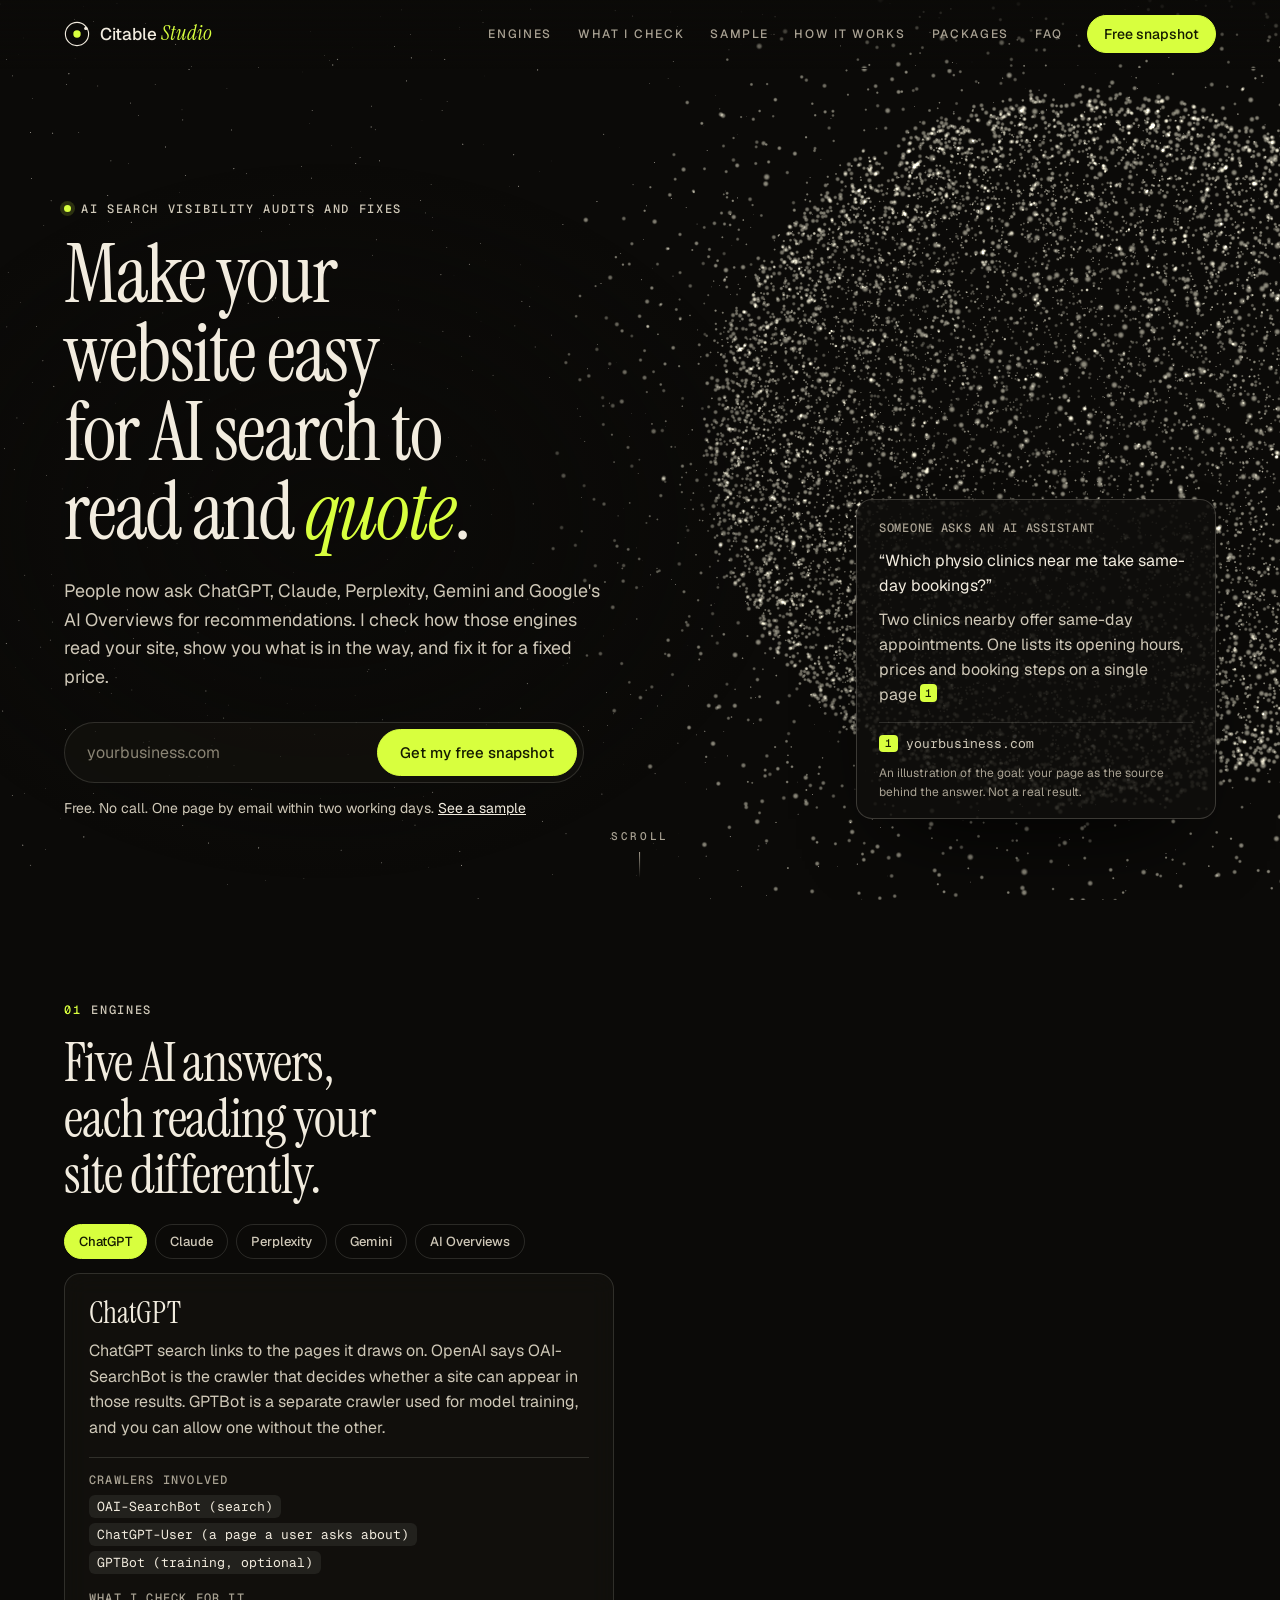
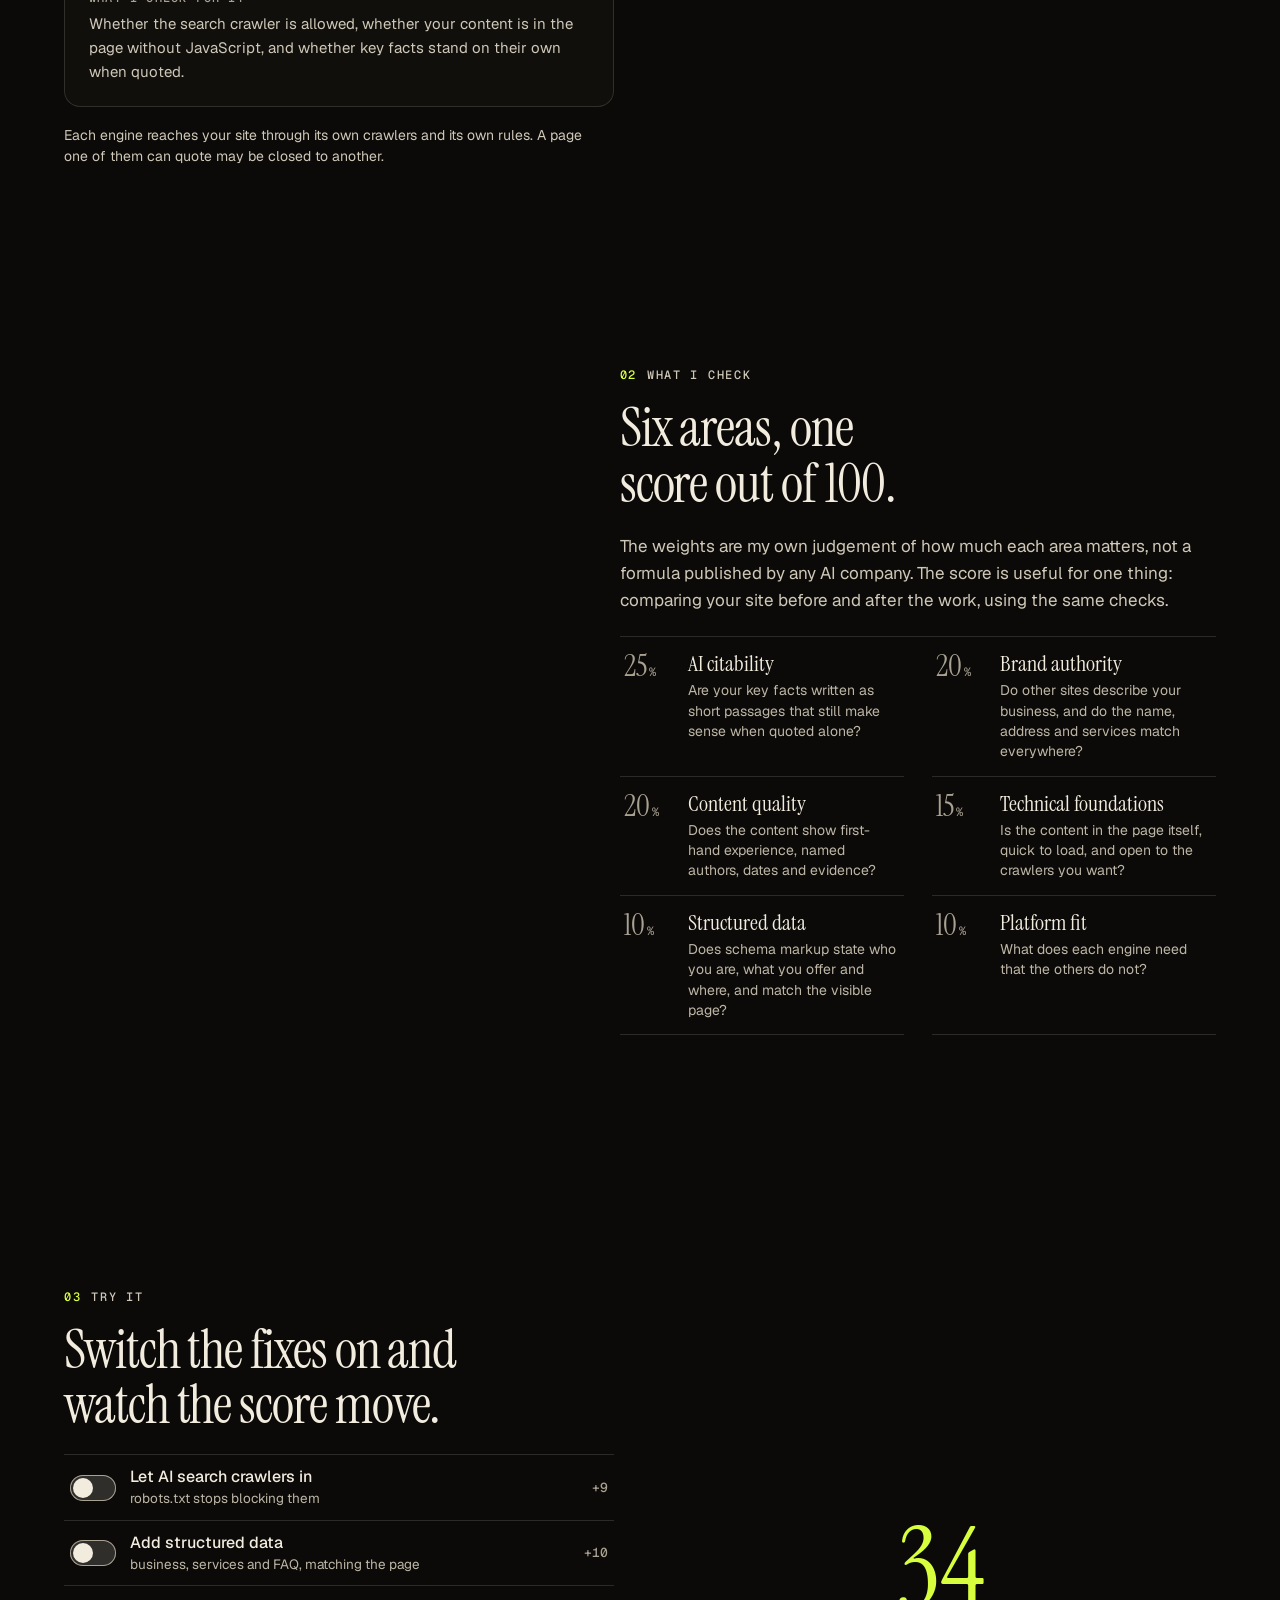
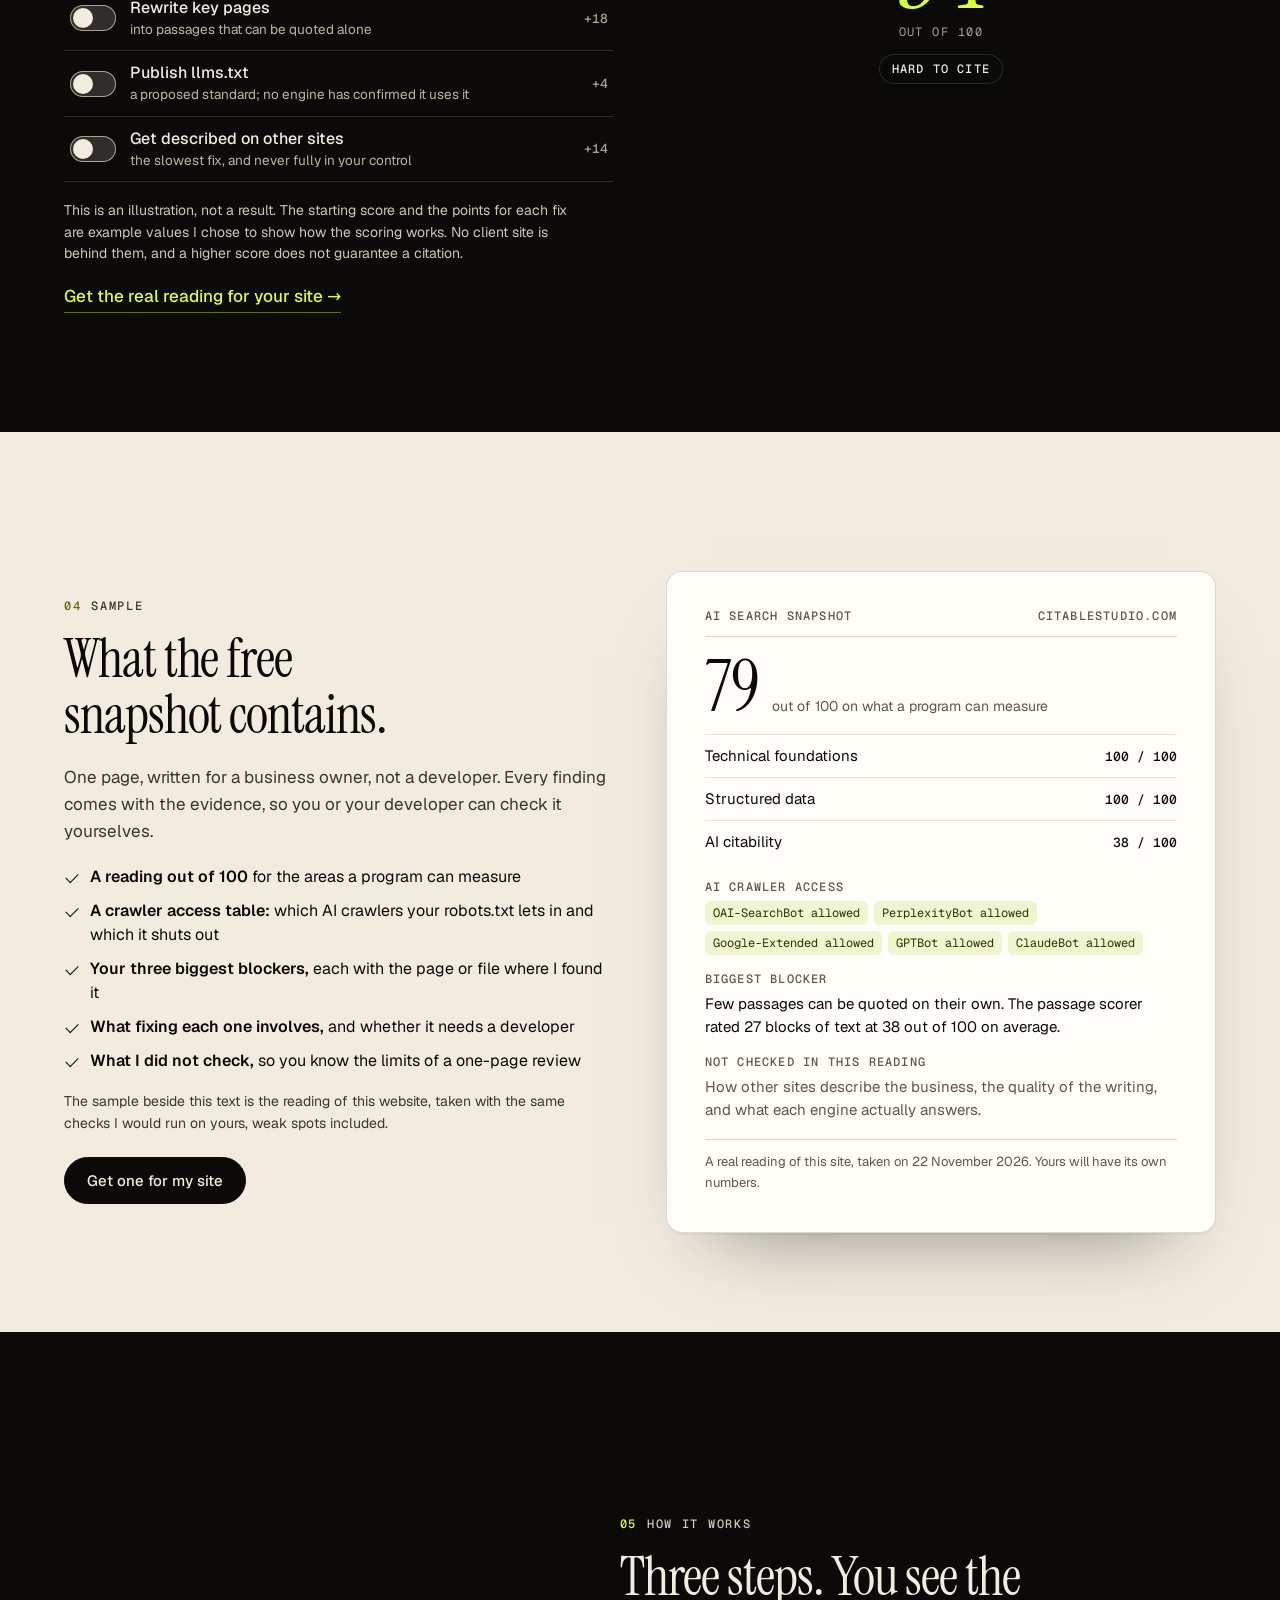
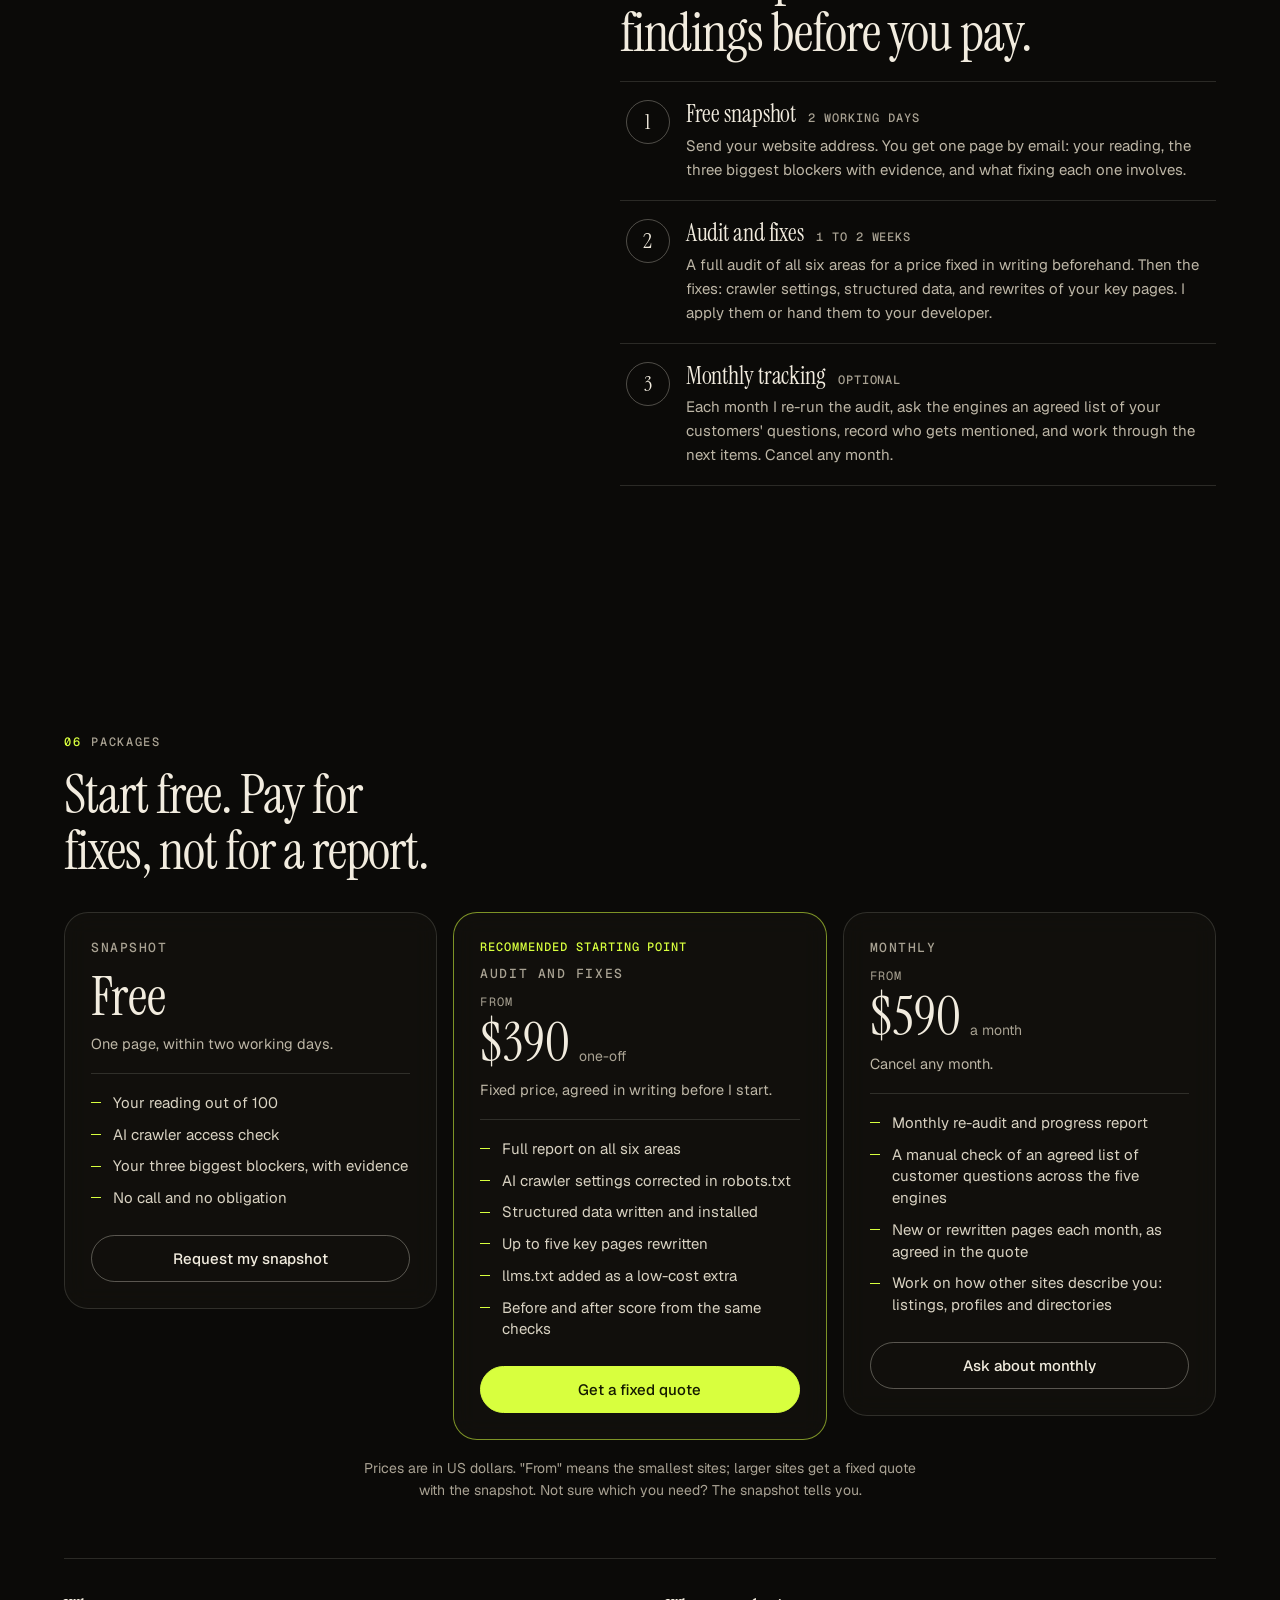
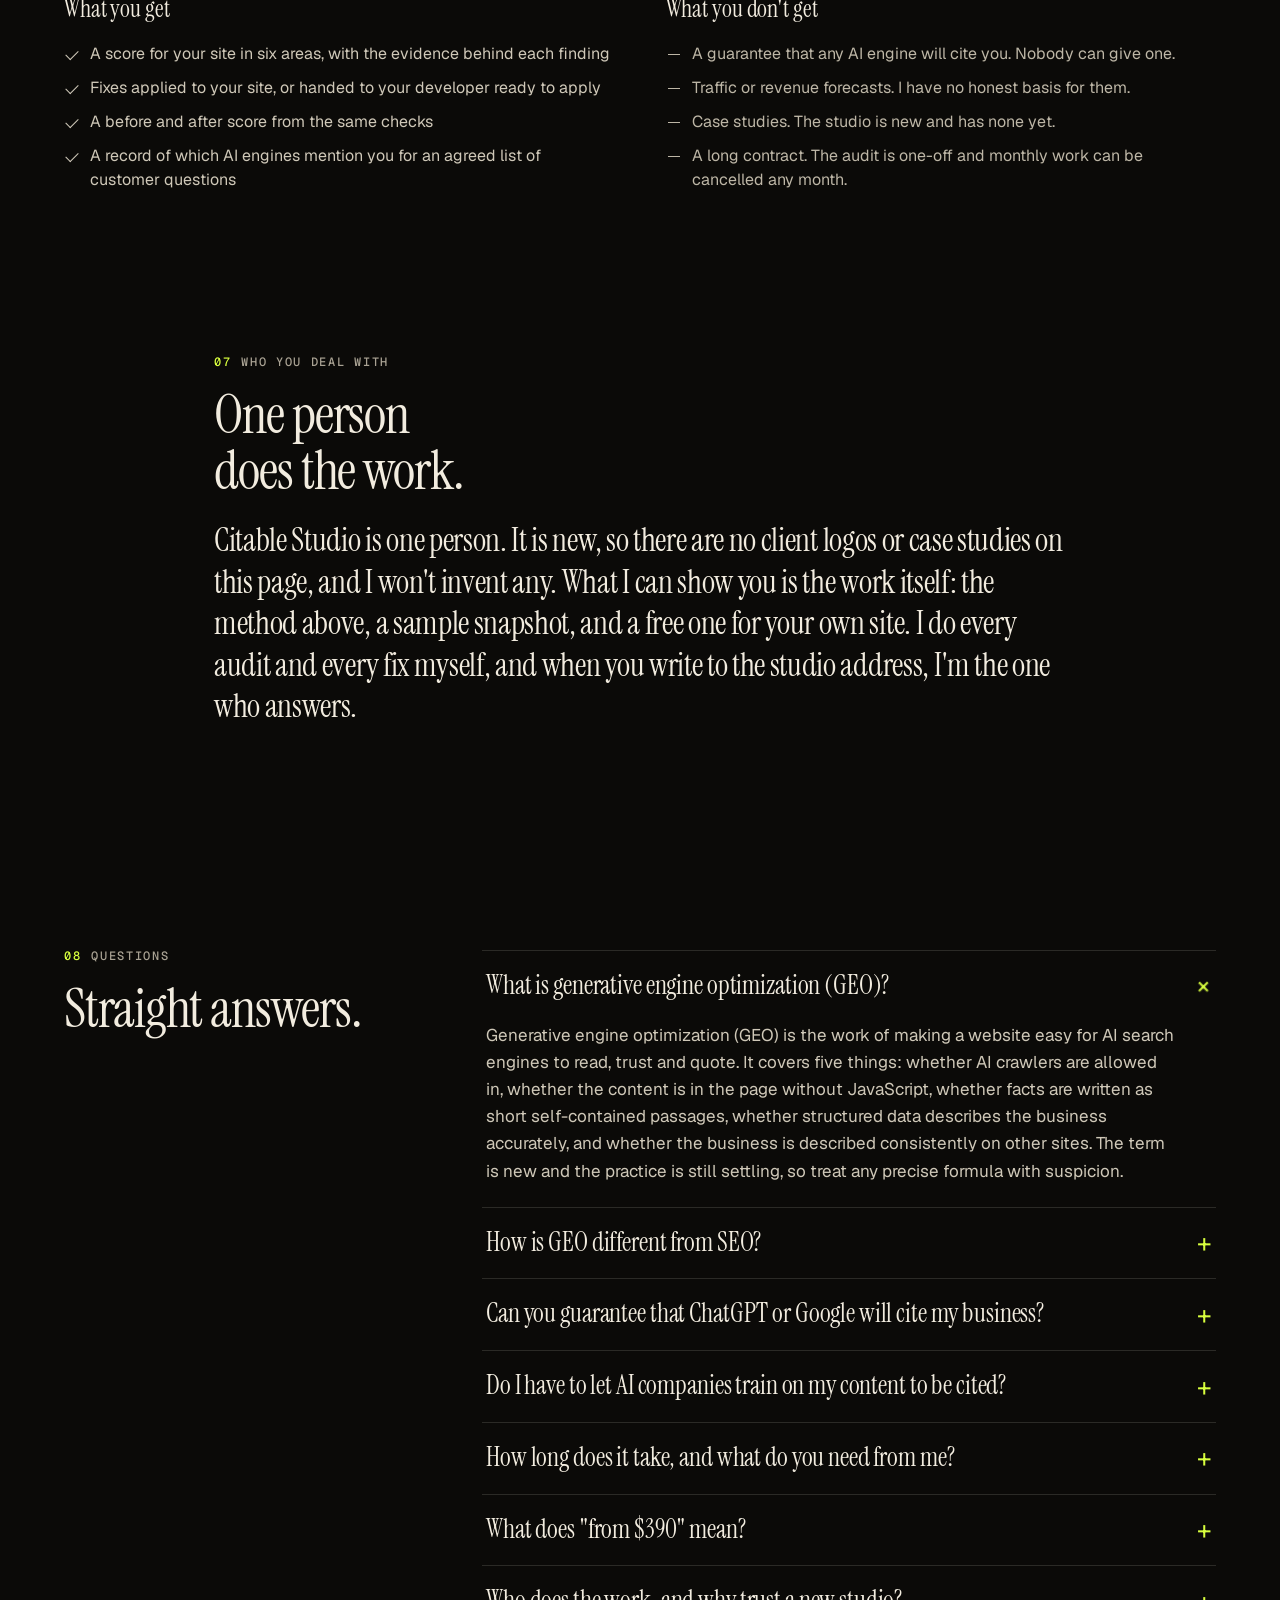
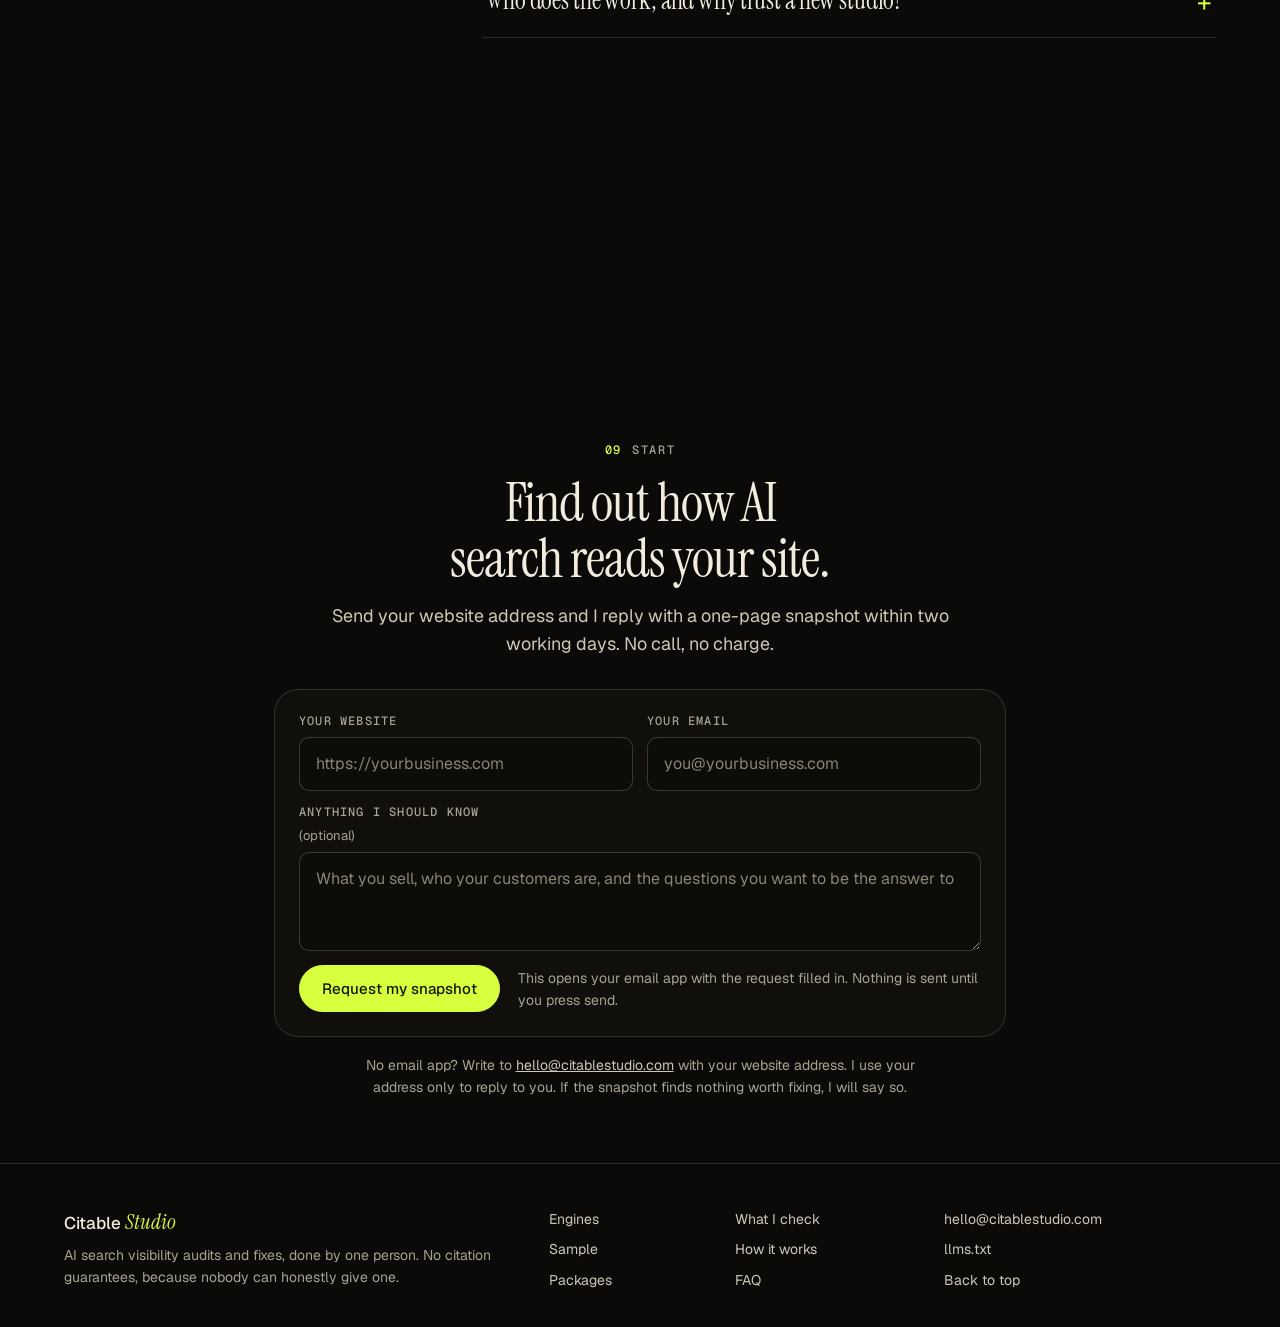
<file: index.html>
<!doctype html>
<html lang="en">
<head>
<meta charset="utf-8">
<meta name="viewport" content="width=device-width, initial-scale=1">
<title>AI Search Visibility Audits and Fixes | Citable Studio</title>
<meta name="description" content="Citable Studio checks how ChatGPT, Claude, Perplexity, Gemini and Google AI Overviews read your site, and fixes what blocks them. Free one-page snapshot.">
<meta name="theme-color" content="#0b0a08">
<link rel="canonical" href="https://citablestudio.com/">
<meta property="og:type" content="website">
<meta property="og:site_name" content="Citable Studio">
<meta property="og:title" content="AI Search Visibility Audits and Fixes | Citable Studio">
<meta property="og:description" content="I check how AI search engines read your website, show you what is in the way, and fix it for a fixed price. The first step is a free one-page snapshot.">
<meta property="og:url" content="https://citablestudio.com/">
<meta property="og:image" content="https://citablestudio.com/og.png">
<meta name="twitter:card" content="summary_large_image">
<link rel="icon" href="favicon.svg" type="image/svg+xml">
<link rel="preload" href="fonts/instrument-serif.woff2" as="font" type="font/woff2" crossorigin>
<link rel="preload" href="fonts/geist.woff2" as="font" type="font/woff2" crossorigin>
<link rel="stylesheet" href="styles.css">

<script type="application/ld+json">
{
  "@context": "https://schema.org",
  "@graph": [
    {
      "@type": "Organization",
      "@id": "https://citablestudio.com/#studio",
      "name": "Citable Studio",
      "url": "https://citablestudio.com/",
      "email": "hello@citablestudio.com",
      "description": "Citable Studio is a one-person studio that checks how AI search engines such as ChatGPT, Claude, Perplexity, Gemini and Google AI Overviews read a business website, and fixes the issues that keep the site from being read and quoted.",
      "logo": "https://citablestudio.com/og.png",
      "areaServed": "Worldwide",
      "makesOffer": [
        { "@type": "Offer", "name": "Free snapshot", "price": "0", "priceCurrency": "USD", "description": "A one-page reading of how AI search can read a website, sent within two working days." },
        { "@type": "Offer", "name": "Audit and fixes", "price": "390", "priceCurrency": "USD", "description": "A full six-area audit and the fixes, for a fixed price that starts at 390 US dollars for a small site." },
        { "@type": "Offer", "name": "Monthly", "price": "590", "priceCurrency": "USD", "description": "A monthly re-audit, tracking of AI mentions for agreed customer questions, and continued fixes, from 590 US dollars a month." }
      ],
      "knowsAbout": ["Generative engine optimization", "AI search visibility", "AI crawler access", "Structured data", "llms.txt", "Technical SEO"]
    },
    {
      "@type": "WebSite",
      "@id": "https://citablestudio.com/#website",
      "url": "https://citablestudio.com/",
      "name": "Citable Studio",
      "inLanguage": "en",
      "dateModified": "2026-11-22",
      "publisher": { "@id": "https://citablestudio.com/#studio" }
    },
    {
      "@type": "FAQPage",
      "mainEntity": [
        { "@type": "Question", "name": "What is generative engine optimization (GEO)?", "acceptedAnswer": { "@type": "Answer", "text": "Generative engine optimization (GEO) is the work of making a website easy for AI search engines to read, trust and quote. It covers five things: whether AI crawlers are allowed in, whether the content is in the page without JavaScript, whether facts are written as short self-contained passages, whether structured data describes the business accurately, and whether the business is described consistently on other sites. The term is new and the practice is still settling, so treat any precise formula with suspicion." } },
        { "@type": "Question", "name": "How is GEO different from SEO?", "acceptedAnswer": { "@type": "Answer", "text": "GEO and SEO share most of their foundations but aim at different results. SEO aims for a high position in a list of links. GEO aims for your page to be one of the sources an AI engine quotes or links inside its answer. A fast, crawlable, well-structured site helps both. GEO adds attention to AI crawler access, passages that make sense when quoted alone, and consistent facts about the business across the web." } },
        { "@type": "Question", "name": "Can you guarantee that ChatGPT or Google will cite my business?", "acceptedAnswer": { "@type": "Answer", "text": "No, nobody can guarantee that ChatGPT, Google or any other AI engine will cite your business. The engines choose their own sources, and their answers change from one run to the next. What Citable Studio can do is remove the blockers that are known and documented, make your pages easier to quote, and record before and after which engines mention you for an agreed list of customer questions. You get a measurable change to your own site, not a promise about someone else's product." } },
        { "@type": "Question", "name": "Do I have to let AI companies train on my content to be cited?", "acceptedAnswer": { "@type": "Answer", "text": "No, being cited in AI search does not require letting AI companies train on your content. OpenAI and Anthropic each run separate crawlers for search and for training, so robots.txt can allow OAI-SearchBot and Claude-SearchBot while blocking GPTBot and ClaudeBot. Google works in a similar way: Googlebot covers Search and AI Overviews, while the Google-Extended token covers Gemini. The audit shows which crawlers your site currently allows, and you decide which ones stay open." } },
        { "@type": "Question", "name": "How long does it take, and what do you need from me?", "acceptedAnswer": { "@type": "Answer", "text": "The free snapshot takes two working days, and the full audit with fixes usually takes one to two weeks. For the snapshot I need only your website address. For the fixes I need a way to change the site: an editor login for your website platform, or a developer on your side who applies the changes I hand over. The timeline depends mostly on the size of the site and on how quickly that access arrives." } },
        { "@type": "Question", "name": "What does \"from $390\" mean?", "acceptedAnswer": { "@type": "Answer", "text": "\"From $390\" is the price of the Audit and fixes package for a small site, and your exact price is fixed in writing before any work begins. The price depends on how many pages the site has and on whether I apply the fixes or hand them to your developer. The quote arrives with your free snapshot, so you see the findings and the price together before deciding. Monthly work starts at $590 and can be cancelled any month." } },
        { "@type": "Question", "name": "Who does the work, and why trust a new studio?", "acceptedAnswer": { "@type": "Answer", "text": "One person does all the work, and the studio is new, with no client results to show yet. That is why the first step is free and specific to your site. The snapshot shows your reading, the evidence behind each finding and what fixing it involves, so you can judge the work before paying. Most findings can be checked by you or your developer in minutes, for example by opening your robots.txt file. If the snapshot does not convince you, you owe nothing." } }
      ]
    }
  ]
}
</script>
</head>
<body>
<a class="skip" href="#main">Skip to content</a>

<canvas id="stage" aria-hidden="true"></canvas>
<div id="progress" aria-hidden="true"></div>
<div id="labels" aria-hidden="true"></div>

<header class="nav" id="nav">
  <div class="wrap nav-in">
    <a class="brand" href="#top" aria-label="Citable Studio, home">
      <svg viewBox="0 0 28 28" width="26" height="26" aria-hidden="true"><circle cx="14" cy="14" r="12.5" fill="none" stroke="currentColor" stroke-width="1.2"/><circle cx="14" cy="14" r="4" fill="var(--signal)"/><circle cx="23.5" cy="8" r="1.8" fill="currentColor"/></svg>
      <span>Citable<em>Studio</em></span>
    </a>
    <nav class="nav-links" id="nav-links" aria-label="Main">
      <a href="#engines">Engines</a>
      <a href="#audit">What I check</a>
      <a href="#sample">Sample</a>
      <a href="#process">How it works</a>
      <a href="#packages">Packages</a>
      <a href="#faq">FAQ</a>
    </nav>
    <a class="btn btn-small nav-cta" href="#contact">Free snapshot</a>
    <button class="menu-btn" id="menu-btn" type="button" aria-expanded="false" aria-controls="nav-links"><span></span><span></span><span class="sr">Menu</span></button>
  </div>
</header>

<main id="main">

  <!-- HERO -->
  <section class="panel hero" id="top" data-shape="globe">
    <div class="wrap split">
      <div class="col-text">
        <p class="eyebrow"><span class="dot"></span>AI search visibility audits and fixes</p>
        <h1>Make your website easy for AI search to read and <em>quote</em>.</h1>
        <p class="lede">People now ask ChatGPT, Claude, Perplexity, Gemini and Google's AI Overviews for recommendations. I check how those engines read your site, show you what is in the way, and fix it for a fixed price.</p>
        <form class="quick" id="quick" novalidate>
          <label class="sr" for="q-site">Your website address</label>
          <input type="text" id="q-site" inputmode="url" autocomplete="url" placeholder="yourbusiness.com">
          <button class="btn" type="submit">Get my free snapshot</button>
        </form>
        <p class="reassure">Free. No call. One page by email within two working days. <a href="#sample">See a sample</a></p>
      </div>
      <div class="stage-slot" data-slot>
        <figure class="answer" aria-label="Illustration of an AI answer that cites a website">
          <p class="q">Someone asks an AI assistant</p>
          <p class="a">&ldquo;Which physio clinics near me take same-day bookings?&rdquo;</p>
          <p class="a" style="margin-top:10px;color:var(--soft)">Two clinics nearby offer same-day appointments. One lists its opening hours, prices and booking steps on a single page<sup>1</sup></p>
          <p class="src"><b>1</b>yourbusiness.com</p>
          <figcaption class="cap">An illustration of the goal: your page as the source behind the answer. Not a real result.</figcaption>
        </figure>
      </div>
    </div>
    <p class="scroll-cue" aria-hidden="true">Scroll</p>
  </section>

  <!-- ENGINES -->
  <section class="panel" id="engines" data-shape="engines">
    <div class="wrap split">
      <div class="col-text">
        <p class="eyebrow"><span class="num">01</span>Engines</p>
        <h2>Five AI answers, each reading your site differently.</h2>
        <div class="engine-tabs" role="tablist" aria-label="AI search engines">
          <button role="tab" id="tab-0" aria-controls="engine-panel-0" aria-selected="true" data-engine="0">ChatGPT</button>
          <button role="tab" id="tab-1" aria-controls="engine-panel-1" aria-selected="false" tabindex="-1" data-engine="1">Claude</button>
          <button role="tab" id="tab-2" aria-controls="engine-panel-2" aria-selected="false" tabindex="-1" data-engine="2">Perplexity</button>
          <button role="tab" id="tab-3" aria-controls="engine-panel-3" aria-selected="false" tabindex="-1" data-engine="3">Gemini</button>
          <button role="tab" id="tab-4" aria-controls="engine-panel-4" aria-selected="false" tabindex="-1" data-engine="4">AI Overviews</button>
        </div>
        <div class="engine-card" id="engine-panel-0" role="tabpanel" aria-labelledby="tab-0" tabindex="0">
          <h3>ChatGPT</h3>
          <p>ChatGPT search links to the pages it draws on. OpenAI says OAI-SearchBot is the crawler that decides whether a site can appear in those results. GPTBot is a separate crawler used for model training, and you can allow one without the other.</p>
          <dl>
            <div><dt>Crawlers involved</dt><dd><code>OAI-SearchBot (search)</code><code>ChatGPT-User (a page a user asks about)</code><code>GPTBot (training, optional)</code></dd></div>
            <div><dt>What I check for it</dt><dd>Whether the search crawler is allowed, whether your content is in the page without JavaScript, and whether key facts stand on their own when quoted.</dd></div>
          </dl>
        </div>
        <div class="engine-card" id="engine-panel-1" role="tabpanel" aria-labelledby="tab-1" tabindex="0" hidden>
          <h3>Claude</h3>
          <p>Claude can search the web and open pages when a question needs current information, and it cites the pages it used. Anthropic publishes three crawlers: one for search, one for pages a user asks about, and one for training.</p>
          <dl>
            <div><dt>Crawlers involved</dt><dd><code>Claude-SearchBot (search)</code><code>Claude-User (a page a user asks about)</code><code>ClaudeBot (training, optional)</code></dd></div>
            <div><dt>What I check for it</dt><dd>Crawler access, plainly stated facts with dates and named authors, and pages that read correctly without scripts.</dd></div>
          </dl>
        </div>
        <div class="engine-card" id="engine-panel-2" role="tabpanel" aria-labelledby="tab-2" tabindex="0" hidden>
          <h3>Perplexity</h3>
          <p>Perplexity shows numbered sources beside its answers, so a page it uses gets a visible link. PerplexityBot builds the index it searches. Perplexity-User fetches a page when someone asks about it.</p>
          <dl>
            <div><dt>Crawlers involved</dt><dd><code>PerplexityBot</code><code>Perplexity-User</code></dd></div>
            <div><dt>What I check for it</dt><dd>Crawler access, a direct answer near the top of each key page, and visible publication or update dates.</dd></div>
          </dl>
        </div>
        <div class="engine-card" id="engine-panel-3" role="tabpanel" aria-labelledby="tab-3" tabindex="0" hidden>
          <h3>Gemini</h3>
          <p>Gemini can ground its answers in Google Search results. Google-Extended is a separate robots.txt token that controls whether your content is used for Gemini. Google says it does not affect your ranking in Search.</p>
          <dl>
            <div><dt>Crawlers involved</dt><dd><code>Googlebot</code><code>Google-Extended</code></dd></div>
            <div><dt>What I check for it</dt><dd>Google indexing health, your Google-Extended setting, and structured data that matches what is on the page.</dd></div>
          </dl>
        </div>
        <div class="engine-card" id="engine-panel-4" role="tabpanel" aria-labelledby="tab-4" tabindex="0" hidden>
          <h3>AI Overviews</h3>
          <p>Google says a page must be indexed and eligible to show a snippet in Search to appear as a link in AI Overviews, and that no special markup is required. Pages that block indexing or snippets are left out.</p>
          <dl>
            <div><dt>Crawlers involved</dt><dd><code>Googlebot</code></dd></div>
            <div><dt>What I check for it</dt><dd>Indexing, snippet settings such as nosnippet, page speed, and whether the visible text answers the question directly.</dd></div>
          </dl>
        </div>
        <p class="fine">Each engine reaches your site through its own crawlers and its own rules. A page one of them can quote may be closed to another.</p>
      </div>
      <div class="stage-slot" data-slot aria-hidden="true"></div>
    </div>
  </section>

  <!-- WHAT I CHECK -->
  <section class="panel" id="audit" data-shape="bars">
    <div class="wrap split flip">
      <div class="stage-slot" data-slot aria-hidden="true"></div>
      <div class="col-text">
        <p class="eyebrow"><span class="num">02</span>What I check</p>
        <h2>Six areas, one score out of 100.</h2>
        <p>The weights are my own judgement of how much each area matters, not a formula published by any AI company. The score is useful for one thing: comparing your site before and after the work, using the same checks.</p>
        <ul class="areas" id="areas">
          <li><button type="button" data-area="0"><span class="w">25</span><span class="a-t">AI citability</span><span class="a-d">Are your key facts written as short passages that still make sense when quoted alone?</span></button></li>
          <li><button type="button" data-area="1"><span class="w">20</span><span class="a-t">Brand authority</span><span class="a-d">Do other sites describe your business, and do the name, address and services match everywhere?</span></button></li>
          <li><button type="button" data-area="2"><span class="w">20</span><span class="a-t">Content quality</span><span class="a-d">Does the content show first-hand experience, named authors, dates and evidence?</span></button></li>
          <li><button type="button" data-area="3"><span class="w">15</span><span class="a-t">Technical foundations</span><span class="a-d">Is the content in the page itself, quick to load, and open to the crawlers you want?</span></button></li>
          <li><button type="button" data-area="4"><span class="w">10</span><span class="a-t">Structured data</span><span class="a-d">Does schema markup state who you are, what you offer and where, and match the visible page?</span></button></li>
          <li><button type="button" data-area="5"><span class="w">10</span><span class="a-t">Platform fit</span><span class="a-d">What does each engine need that the others do not?</span></button></li>
        </ul>
      </div>
    </div>
  </section>

  <!-- DEMO -->
  <section class="panel" id="demo" data-shape="gauge">
    <div class="wrap split">
      <div class="col-text">
        <p class="eyebrow"><span class="num">03</span>Try it</p>
        <h2>Switch the fixes on and watch the score move.</h2>
        <div class="toggles" id="toggles">
          <label><input type="checkbox" role="switch" data-gain="9"><span class="sw"></span><span class="tl">Let AI search crawlers in<small>robots.txt stops blocking them</small></span><b>+9</b></label>
          <label><input type="checkbox" role="switch" data-gain="10"><span class="sw"></span><span class="tl">Add structured data<small>business, services and FAQ, matching the page</small></span><b>+10</b></label>
          <label><input type="checkbox" role="switch" data-gain="18"><span class="sw"></span><span class="tl">Rewrite key pages<small>into passages that can be quoted alone</small></span><b>+18</b></label>
          <label><input type="checkbox" role="switch" data-gain="4"><span class="sw"></span><span class="tl">Publish llms.txt<small>a proposed standard; no engine has confirmed it uses it</small></span><b>+4</b></label>
          <label><input type="checkbox" role="switch" data-gain="14"><span class="sw"></span><span class="tl">Get described on other sites<small>the slowest fix, and never fully in your control</small></span><b>+14</b></label>
        </div>
        <p class="fine">This is an illustration, not a result. The starting score and the points for each fix are example values I chose to show how the scoring works. No client site is behind them, and a higher score does not guarantee a citation.</p>
        <a class="link-cta" href="#contact">Get the real reading for your site <span aria-hidden="true">&rarr;</span></a>
      </div>
      <div class="stage-slot gauge-slot" data-slot>
        <p class="sr" id="demo-said" role="status"></p>
        <div class="demo-score" aria-hidden="true">
          <span class="demo-num" id="demo-num">34</span>
          <span class="demo-of">out of 100</span>
          <span class="demo-band" id="demo-band">Hard to cite</span>
        </div>
      </div>
    </div>
  </section>

  <!-- SAMPLE -->
  <section class="panel paper" id="sample" data-shape="drift">
    <div class="wrap split sample-grid">
      <div class="col-text">
        <p class="eyebrow"><span class="num">04</span>Sample</p>
        <h2>What the free snapshot contains.</h2>
        <p>One page, written for a business owner, not a developer. Every finding comes with the evidence, so you or your developer can check it yourselves.</p>
        <ul class="ticks">
          <li><strong>A reading out of 100</strong> for the areas a program can measure</li>
          <li><strong>A crawler access table:</strong> which AI crawlers your robots.txt lets in and which it shuts out</li>
          <li><strong>Your three biggest blockers,</strong> each with the page or file where I found it</li>
          <li><strong>What fixing each one involves,</strong> and whether it needs a developer</li>
          <li><strong>What I did not check,</strong> so you know the limits of a one-page review</li>
        </ul>
        <p class="fine">The sample beside this text is the reading of this website, taken with the same checks I would run on yours, weak spots included.</p>
        <a class="btn btn-dark" href="#contact">Get one for my site</a>
      </div>
      <figure class="doc" aria-label="Sample snapshot of citablestudio.com">
        <div class="doc-head"><span>AI search snapshot</span><span id="doc-date">citablestudio.com</span></div>
        <p class="doc-score"><b id="doc-score">79</b><span>out of 100 on what a program can measure</span></p>
        <table class="doc-table">
          <tbody>
            <tr><th scope="row">Technical foundations</th><td id="doc-tech">100 / 100</td></tr>
            <tr><th scope="row">Structured data</th><td id="doc-schema">100 / 100</td></tr>
            <tr><th scope="row">AI citability</th><td id="doc-cite">38 / 100</td></tr>
          </tbody>
        </table>
        <p class="doc-label">AI crawler access</p>
        <p class="doc-chips" id="doc-crawlers"><span>OAI-SearchBot allowed</span><span>PerplexityBot allowed</span><span>Google-Extended allowed</span><span>GPTBot allowed</span><span>ClaudeBot allowed</span></p>
        <p class="doc-label">Biggest blocker</p>
        <p class="doc-find" id="doc-blocker">Few passages can be quoted on their own. The passage scorer rated 27 blocks of text at 38 out of 100 on average.</p>
        <p class="doc-label">Not checked in this reading</p>
        <p class="doc-find muted">How other sites describe the business, the quality of the writing, and what each engine actually answers.</p>
        <figcaption>A real reading of this site, taken on 22 November 2026. Yours will have its own numbers.</figcaption>
      </figure>
    </div>
  </section>

  <!-- HOW IT WORKS -->
  <section class="panel" id="process" data-shape="path">
    <div class="wrap split flip">
      <div class="stage-slot" data-slot aria-hidden="true"></div>
      <div class="col-text">
        <p class="eyebrow"><span class="num">05</span>How it works</p>
        <h2>Three steps. You see the findings before you pay.</h2>
        <ol class="steps" id="steps">
          <li data-step="0"><span class="step-n">1</span><div><h3>Free snapshot <span class="when">2 working days</span></h3><p>Send your website address. You get one page by email: your reading, the three biggest blockers with evidence, and what fixing each one involves.</p></div></li>
          <li data-step="1"><span class="step-n">2</span><div><h3>Audit and fixes <span class="when">1 to 2 weeks</span></h3><p>A full audit of all six areas for a price fixed in writing beforehand. Then the fixes: crawler settings, structured data, and rewrites of your key pages. I apply them or hand them to your developer.</p></div></li>
          <li data-step="2"><span class="step-n">3</span><div><h3>Monthly tracking <span class="when">optional</span></h3><p>Each month I re-run the audit, ask the engines an agreed list of your customers' questions, record who gets mentioned, and work through the next items. Cancel any month.</p></div></li>
        </ol>
      </div>
    </div>
  </section>

  <!-- PACKAGES -->
  <section class="panel" id="packages" data-shape="drift">
    <div class="wrap">
      <p class="eyebrow"><span class="num">06</span>Packages</p>
      <h2 class="wide">Start free. Pay for fixes, not for a report.</h2>
      <div class="cards">
        <article class="card">
          <h3>Snapshot</h3>
          <p class="price">Free</p>
          <p class="card-sub">One page, within two working days.</p>
          <ul>
            <li>Your reading out of 100</li>
            <li>AI crawler access check</li>
            <li>Your three biggest blockers, with evidence</li>
            <li>No call and no obligation</li>
          </ul>
          <a class="btn btn-ghost" href="#contact" data-pack="Free snapshot">Request my snapshot</a>
        </article>
        <article class="card card-main">
          <p class="tag">Recommended starting point</p>
          <h3>Audit and fixes</h3>
          <p class="price"><small>from</small>$390 <span>one-off</span></p>
          <p class="card-sub">Fixed price, agreed in writing before I start.</p>
          <ul>
            <li>Full report on all six areas</li>
            <li>AI crawler settings corrected in robots.txt</li>
            <li>Structured data written and installed</li>
            <li>Up to five key pages rewritten</li>
            <li>llms.txt added as a low-cost extra</li>
            <li>Before and after score from the same checks</li>
          </ul>
          <a class="btn" href="#contact" data-pack="Audit and fixes">Get a fixed quote</a>
        </article>
        <article class="card">
          <h3>Monthly</h3>
          <p class="price"><small>from</small>$590 <span>a month</span></p>
          <p class="card-sub">Cancel any month.</p>
          <ul>
            <li>Monthly re-audit and progress report</li>
            <li>A manual check of an agreed list of customer questions across the five engines</li>
            <li>New or rewritten pages each month, as agreed in the quote</li>
            <li>Work on how other sites describe you: listings, profiles and directories</li>
          </ul>
          <a class="btn btn-ghost" href="#contact" data-pack="Monthly">Ask about monthly</a>
        </article>
      </div>
      <p class="fine center">Prices are in US dollars. "From" means the smallest sites; larger sites get a fixed quote with the snapshot. Not sure which you need? The snapshot tells you.</p>

      <div class="getdont">
        <div>
          <h3>What you get</h3>
          <ul class="ticks">
            <li>A score for your site in six areas, with the evidence behind each finding</li>
            <li>Fixes applied to your site, or handed to your developer ready to apply</li>
            <li>A before and after score from the same checks</li>
            <li>A record of which AI engines mention you for an agreed list of customer questions</li>
          </ul>
        </div>
        <div>
          <h3>What you don't get</h3>
          <ul class="crosses">
            <li>A guarantee that any AI engine will cite you. Nobody can give one.</li>
            <li>Traffic or revenue forecasts. I have no honest basis for them.</li>
            <li>Case studies. The studio is new and has none yet.</li>
            <li>A long contract. The audit is one-off and monthly work can be cancelled any month.</li>
          </ul>
        </div>
      </div>
    </div>
  </section>

  <!-- WHO -->
  <section class="panel short" id="who" data-shape="drift">
    <div class="wrap who">
      <p class="eyebrow"><span class="num">07</span>Who you deal with</p>
      <h2>One person does the work.</h2>
      <p class="statement">Citable Studio is one person. It is new, so there are no client logos or case studies on this page, and I won't invent any. What I can show you is the work itself: the method above, a sample snapshot, and a free one for your own site. I do every audit and every fix myself, and when you write to the studio address, I'm the one who answers.</p>
    </div>
  </section>

  <!-- FAQ -->
  <section class="panel" id="faq" data-shape="drift">
    <div class="wrap faq-grid">
      <div class="faq-head">
        <p class="eyebrow"><span class="num">08</span>Questions</p>
        <h2>Straight answers.</h2>
      </div>
      <div class="faq">
        <details open>
          <summary><h3>What is generative engine optimization (GEO)?</h3></summary>
          <p>Generative engine optimization (GEO) is the work of making a website easy for AI search engines to read, trust and quote. It covers five things: whether AI crawlers are allowed in, whether the content is in the page without JavaScript, whether facts are written as short self-contained passages, whether structured data describes the business accurately, and whether the business is described consistently on other sites. The term is new and the practice is still settling, so treat any precise formula with suspicion.</p>
        </details>
        <details>
          <summary><h3>How is GEO different from SEO?</h3></summary>
          <p>GEO and SEO share most of their foundations but aim at different results. SEO aims for a high position in a list of links. GEO aims for your page to be one of the sources an AI engine quotes or links inside its answer. A fast, crawlable, well-structured site helps both. GEO adds attention to AI crawler access, passages that make sense when quoted alone, and consistent facts about the business across the web.</p>
        </details>
        <details>
          <summary><h3>Can you guarantee that ChatGPT or Google will cite my business?</h3></summary>
          <p>No, nobody can guarantee that ChatGPT, Google or any other AI engine will cite your business. The engines choose their own sources, and their answers change from one run to the next. What Citable Studio can do is remove the blockers that are known and documented, make your pages easier to quote, and record before and after which engines mention you for an agreed list of customer questions. You get a measurable change to your own site, not a promise about someone else's product.</p>
        </details>
        <details>
          <summary><h3>Do I have to let AI companies train on my content to be cited?</h3></summary>
          <p>No, being cited in AI search does not require letting AI companies train on your content. OpenAI and Anthropic each run separate crawlers for search and for training, so robots.txt can allow OAI-SearchBot and Claude-SearchBot while blocking GPTBot and ClaudeBot. Google works in a similar way: Googlebot covers Search and AI Overviews, while the Google-Extended token covers Gemini. The audit shows which crawlers your site currently allows, and you decide which ones stay open.</p>
        </details>
        <details>
          <summary><h3>How long does it take, and what do you need from me?</h3></summary>
          <p>The free snapshot takes two working days, and the full audit with fixes usually takes one to two weeks. For the snapshot I need only your website address. For the fixes I need a way to change the site: an editor login for your website platform, or a developer on your side who applies the changes I hand over. The timeline depends mostly on the size of the site and on how quickly that access arrives.</p>
        </details>
        <details>
          <summary><h3>What does "from $390" mean?</h3></summary>
          <p>"From $390" is the price of the Audit and fixes package for a small site, and your exact price is fixed in writing before any work begins. The price depends on how many pages the site has and on whether I apply the fixes or hand them to your developer. The quote arrives with your free snapshot, so you see the findings and the price together before deciding. Monthly work starts at $590 and can be cancelled any month.</p>
        </details>
        <details>
          <summary><h3>Who does the work, and why trust a new studio?</h3></summary>
          <p>One person does all the work, and the studio is new, with no client results to show yet. That is why the first step is free and specific to your site. The snapshot shows your reading, the evidence behind each finding and what fixing it involves, so you can judge the work before paying. Most findings can be checked by you or your developer in minutes, for example by opening your robots.txt file. If the snapshot does not convince you, you owe nothing.</p>
        </details>
      </div>
    </div>
  </section>

  <!-- CONTACT -->
  <section class="panel contact" id="contact" data-shape="word">
    <div class="wrap narrow">
      <div class="stage-slot word-slot" data-slot aria-hidden="true"></div>
      <p class="eyebrow center"><span class="num">09</span>Start</p>
      <h2 class="center">Find out how AI search reads your site.</h2>
      <p class="center lede">Send your website address and I reply with a one-page snapshot within two working days. No call, no charge.</p>
      <form class="form" id="form" novalidate>
        <label for="f-site">Your website<input type="text" inputmode="url" name="site" id="f-site" placeholder="https://yourbusiness.com" autocomplete="url" required aria-describedby="form-note"></label>
        <label for="f-email">Your email<input type="email" name="email" id="f-email" placeholder="you@yourbusiness.com" autocomplete="email" required aria-describedby="form-note"></label>
        <label class="full" for="f-note">Anything I should know <span class="opt">(optional)</span><textarea name="note" id="f-note" rows="3" placeholder="What you sell, who your customers are, and the questions you want to be the answer to"></textarea></label>
        <input type="hidden" name="pack" id="f-pack" value="Free snapshot">
        <div class="full form-end">
          <button class="btn" type="submit">Request my snapshot</button>
          <p class="form-note" id="form-note" role="status">This opens your email app with the request filled in. Nothing is sent until you press send.</p>
        </div>
      </form>
      <p class="fine center">No email app? Write to <a id="alt-mail" href="mailto:hello@citablestudio.com">hello@citablestudio.com</a> with your website address. I use your address only to reply to you. If the snapshot finds nothing worth fixing, I will say so.</p>
    </div>
  </section>
</main>

<footer class="foot">
  <div class="wrap foot-in">
    <div>
      <p class="foot-brand">Citable<em>Studio</em></p>
      <p>AI search visibility audits and fixes, done by one person. No citation guarantees, because nobody can honestly give one.</p>
    </div>
    <nav class="foot-links" aria-label="Footer">
      <a href="#engines">Engines</a><a href="#audit">What I check</a><a href="#sample">Sample</a><a href="#process">How it works</a><a href="#packages">Packages</a><a href="#faq">FAQ</a>
    </nav>
    <div class="foot-contact">
      <a id="foot-mail" href="mailto:hello@citablestudio.com">hello@citablestudio.com</a>
      <a href="llms.txt">llms.txt</a>
      <a href="#top">Back to top</a>
    </div>
  </div>
</footer>

<script type="module" src="main.js"></script>
</body>
</html>
</file>
<file: styles.css>
/* Citable Studio. Fonts: Geist and Instrument Serif, SIL Open Font License. */
@font-face { font-family: "Geist"; font-style: normal; font-weight: 400 600; font-display: swap; src: url("fonts/geist.woff2") format("woff2"); }
@font-face { font-family: "Geist Mono"; font-style: normal; font-weight: 400 500; font-display: swap; src: url("fonts/geist-mono.woff2") format("woff2"); }
@font-face { font-family: "Instrument Serif"; font-style: normal; font-weight: 400; font-display: swap; src: url("fonts/instrument-serif.woff2") format("woff2"); }
@font-face { font-family: "Instrument Serif"; font-style: italic; font-weight: 400; font-display: swap; src: url("fonts/instrument-serif-italic.woff2") format("woff2"); }
:root {
  --ink: #0b0a08;
  --paper: #f2ecdf;
  --soft: #cfc8b8;
  --muted: #a9a293;
  --line: rgba(242, 236, 223, 0.14);
  --signal: #d8ff3e;
  --signal-ink: #141a00;
  --surface: rgba(20, 18, 14, 0.72);
  --r-s: 10px;
  --r-m: 16px;
  --r-l: 24px;
  --serif: "Instrument Serif", "Iowan Old Style", Georgia, serif;
  --sans: "Geist", ui-sans-serif, system-ui, -apple-system, "Segoe UI", sans-serif;
  --mono: "Geist Mono", ui-monospace, "SFMono-Regular", Consolas, monospace;
  --pad: clamp(20px, 5vw, 72px);
}

* { box-sizing: border-box; }
html { scroll-behavior: smooth; -webkit-text-size-adjust: 100%; scroll-padding-top: 76px; }
body {
  margin: 0;
  background: var(--ink);
  color: var(--paper);
  font: 400 17px/1.6 var(--sans);
  overflow-x: hidden;
  -webkit-font-smoothing: antialiased;
}
h1, h2, h3, p, ul, ol, dl, dd, figure { margin: 0; }
ul, ol { padding: 0; list-style: none; }
a { color: inherit; }
button { font: inherit; color: inherit; }
::selection { background: var(--signal); color: var(--signal-ink); }
.sr { position: absolute; width: 1px; height: 1px; overflow: hidden; clip-path: inset(50%); white-space: nowrap; }
.skip { position: absolute; left: -999px; top: 8px; background: var(--signal); color: var(--signal-ink); padding: 8px 14px; border-radius: var(--r-s); z-index: 60; }
.skip:focus { left: 8px; }
:focus-visible { outline: 2px solid var(--signal); outline-offset: 3px; }
.no3d #stage, .no3d #labels { display: none; }
[hidden] { display: none !important; }

/* stage */
#stage { position: fixed; inset: 0; width: 100%; height: 100%; z-index: 0; display: block; pointer-events: none; }
#labels { position: fixed; inset: 0; z-index: 3; pointer-events: none; overflow: hidden; }
.label3d {
  position: absolute; left: 0; top: 0;
  font: 500 12px/1 var(--mono); letter-spacing: 0.06em; text-transform: uppercase;
  color: var(--paper); background: rgba(11, 10, 8, 0.78); border: 1px solid var(--line);
  padding: 7px 10px; border-radius: 999px; cursor: pointer; white-space: nowrap;
  opacity: 0; pointer-events: none; transition: opacity 0.4s, border-color 0.2s, color 0.2s, background 0.2s;
}
.label3d.on { opacity: 1; pointer-events: auto; }
.label3d:hover, .label3d.sel { border-color: var(--signal); color: var(--signal); }
.label3d.sel { background: rgba(216, 255, 62, 0.12); }
.label3d.hub { cursor: default; border-style: dashed; color: var(--muted); }
.label3d.fig { background: none; border: 0; padding: 4px 6px; font-size: 13px; letter-spacing: 0.04em; color: var(--soft); white-space: pre; }
.label3d.fig.sel, .label3d.fig:hover { color: var(--signal); background: none; }

/* nav */
.nav { position: fixed; top: 0; left: 0; right: 0; z-index: 20; background: linear-gradient(rgba(11, 10, 8, 0.92), rgba(11, 10, 8, 0)); transition: background 0.3s, border-color 0.3s; border-bottom: 1px solid transparent; }
.nav.stuck { background: rgba(11, 10, 8, 0.86); backdrop-filter: blur(14px); -webkit-backdrop-filter: blur(14px); border-color: var(--line); }
.nav-in { display: flex; align-items: center; gap: 24px; height: 68px; }
.brand { display: inline-flex; align-items: center; gap: 10px; text-decoration: none; font-weight: 500; font-size: 17px; margin-right: auto; }
.brand em, .foot-brand em { font: italic 400 21px var(--serif); margin-left: 4px; color: var(--signal); }
.nav-links { display: flex; gap: 26px; }
.nav-links a { text-decoration: none; font: 500 12px/1 var(--sans); letter-spacing: 0.14em; text-transform: uppercase; color: var(--muted); padding: 8px 0; border-bottom: 1px solid transparent; transition: color 0.2s, border-color 0.2s; }
.nav-links a:hover { color: var(--paper); }
.nav-links a.cur { color: var(--paper); border-color: var(--signal); }
.menu-btn { display: none; width: 44px; height: 44px; background: none; border: 1px solid var(--line); border-radius: 50%; cursor: pointer; position: relative; }
.menu-btn span:not(.sr) { position: absolute; left: 13px; right: 13px; height: 1.5px; background: var(--paper); transition: transform 0.25s, top 0.25s; }
.menu-btn span:nth-child(1) { top: 17px; } .menu-btn span:nth-child(2) { top: 25px; }
.menu-btn[aria-expanded="true"] span:nth-child(1) { top: 21px; transform: rotate(45deg); }
.menu-btn[aria-expanded="true"] span:nth-child(2) { top: 21px; transform: rotate(-45deg); }

#progress { position: fixed; top: 0; left: 0; right: 0; height: 2px; background: var(--signal); transform-origin: left; transform: scaleX(0); z-index: 30; }

/* buttons */
.btn { display: inline-flex; align-items: center; justify-content: center; gap: 8px; background: var(--signal); color: var(--signal-ink); border: 1px solid var(--signal); font: 500 15px/1 var(--sans); padding: 15px 22px; border-radius: 999px; text-decoration: none; cursor: pointer; white-space: nowrap; transition: transform 0.2s, box-shadow 0.2s, border-color 0.2s; }
.btn:hover { transform: translateY(-2px); box-shadow: 0 10px 30px -12px rgba(216, 255, 62, 0.6); }
.btn-ghost { background: transparent; color: var(--paper); border-color: rgba(242, 236, 223, 0.32); }
.btn-ghost:hover { border-color: var(--paper); box-shadow: none; }
.btn-dark { background: var(--ink); color: var(--paper); border-color: var(--ink); }
.btn-dark:hover { box-shadow: 0 10px 30px -14px rgba(11, 10, 8, 0.7); }
.btn-small { padding: 11px 16px; font-size: 14px; }
.link-cta { display: inline-block; margin-top: 18px; color: var(--signal); text-decoration: none; font-weight: 500; border-bottom: 1px solid rgba(216, 255, 62, 0.4); padding-bottom: 2px; }
.link-cta:hover { border-color: var(--signal); }

/* layout */
main { position: relative; z-index: 2; }
.panel { position: relative; min-height: 100svh; display: flex; align-items: center; padding: 104px 0 64px; }
.panel.short { min-height: 0; padding: 96px 0; }
.wrap { width: 100%; max-width: 1280px; margin: 0 auto; padding: 0 var(--pad); }
.wrap.narrow { max-width: 860px; }
.split { display: grid; grid-template-columns: minmax(0, 6fr) minmax(0, 6fr); gap: clamp(24px, 4vw, 64px); align-items: center; }
.split.flip { grid-template-columns: minmax(0, 11fr) minmax(0, 13fr); }
.stage-slot { position: relative; align-self: stretch; min-height: min(62svh, 560px); }
.center { text-align: center; margin-left: auto; margin-right: auto; }

.eyebrow { display: flex; align-items: center; gap: 10px; font: 500 12px/1 var(--mono); letter-spacing: 0.14em; text-transform: uppercase; color: var(--muted); margin-bottom: 20px; }
.eyebrow.center { justify-content: center; }
.eyebrow .dot { width: 7px; height: 7px; border-radius: 50%; background: var(--signal); box-shadow: 0 0 0 4px rgba(216, 255, 62, 0.16); }
.eyebrow .num { color: var(--signal); }
h1 { font: 400 clamp(44px, 6.3vw, 96px)/0.98 var(--serif); letter-spacing: -0.025em; text-wrap: balance; }
h2 { font: 400 clamp(34px, 4.2vw, 60px)/1.04 var(--serif); letter-spacing: -0.02em; margin-bottom: 20px; text-wrap: balance; max-width: 17ch; }
h2.wide, h2.center, .contact h2 { max-width: 24ch; }
h1 em, h2 em { color: var(--signal); }
h3 { font: 400 24px/1.15 var(--serif); letter-spacing: -0.005em; }
.col-text > p, .lede { color: var(--soft); max-width: 58ch; }
.lede { font-size: clamp(17px, 1.4vw, 20px); }
.fine { font-size: 14px; line-height: 1.55; color: var(--muted); margin-top: 18px; max-width: 62ch; }
.fine a { color: var(--soft); }

/* hero: the figure fills the right of the screen like a planet, the words sit low on the left */
.hero { align-items: flex-end; padding-bottom: clamp(48px, 9vh, 96px); overflow: hidden; }
.hero .split { grid-template-columns: minmax(0, 7fr) minmax(0, 5fr); align-items: end; }
.hero .stage-slot { position: absolute; top: 0; bottom: 0; right: -16vw; width: min(62vw, 104svh); min-height: 0; z-index: -1; }
.hero .answer { position: absolute; right: calc(16vw + var(--pad)); bottom: clamp(48px, 9vh, 96px); width: min(100%, 360px); }
.hero .col-text { position: relative; }
.hero .col-text::before { content: ""; position: absolute; inset: -40px -80px -60px -200px; background: radial-gradient(closest-side, rgba(11, 10, 8, 0.86), rgba(11, 10, 8, 0)); z-index: -1; pointer-events: none; }
.scroll-cue { position: absolute; left: 50%; bottom: 22px; transform: translateX(-50%); font: 500 11px/1 var(--mono); letter-spacing: 0.24em; text-transform: uppercase; color: var(--muted); display: grid; justify-items: center; gap: 10px; }
.scroll-cue::after { content: ""; width: 1px; height: 26px; background: linear-gradient(var(--muted), transparent); }
/* hero */
.hero h1 { margin-bottom: 26px; }
.hero .lede { margin-bottom: 30px; max-width: 46ch; }
.hero h1 { max-width: 11ch; }
.quick { display: flex; gap: 8px; max-width: 520px; background: var(--surface); border: 1px solid var(--line); border-radius: 999px; padding: 6px; }
.quick input { flex: 1; min-width: 0; background: none; border: 0; color: var(--paper); font: 400 16px var(--sans); padding: 0 16px; outline: none; }
.quick input::placeholder { color: #8a8474; }
.quick:focus-within { border-color: var(--signal); box-shadow: 0 0 0 4px rgba(216, 255, 62, 0.12); }
.reassure { margin-top: 14px; font-size: 14px; color: var(--muted); }
.reassure a { color: var(--paper); }

/* the example answer in the hero */
.answer { position: relative; width: min(100%, 400px); background: rgba(16, 15, 12, 0.86); border: 1px solid rgba(242, 236, 223, 0.2); border-radius: var(--r-m); padding: 20px 22px 16px; box-shadow: 0 40px 90px -40px #000; cursor: default; }
.answer .q { font: 500 12px/1.4 var(--mono); letter-spacing: 0.06em; text-transform: uppercase; color: var(--muted); margin-bottom: 12px; }
.answer .a { font-size: 16px; line-height: 1.55; color: var(--paper); }
.answer sup { font: 500 11px/1 var(--mono); color: var(--signal-ink); background: var(--signal); border-radius: 4px; padding: 2px 5px; margin-left: 3px; vertical-align: 3px; }
.answer .src { display: flex; align-items: center; gap: 8px; margin-top: 14px; padding-top: 12px; border-top: 1px solid var(--line); font: 400 13px/1 var(--mono); color: var(--soft); }
.answer .src b { font: 500 11px/1 var(--mono); color: var(--signal-ink); background: var(--signal); border-radius: 4px; padding: 3px 6px; }
.answer .cap { margin-top: 12px; font-size: 12px; color: var(--muted); }

/* reveal */
.reveal { opacity: 0; transform: translateY(12px); transition: opacity 0.6s ease, transform 0.6s cubic-bezier(0.2, 0.7, 0.2, 1); transition-delay: var(--d, 0ms); }
.reveal.in { opacity: 1; transform: none; }

/* engines */
.engine-tabs { display: flex; flex-wrap: wrap; gap: 8px; margin: 6px 0 14px; }
.engine-tabs button { font: 500 13px/1 var(--sans); color: var(--soft); background: transparent; border: 1px solid var(--line); padding: 10px 14px; border-radius: 999px; cursor: pointer; transition: color 0.2s, border-color 0.2s, background 0.2s; }
.engine-tabs button:hover { color: var(--paper); border-color: var(--muted); }
.engine-tabs button[aria-selected="true"] { color: var(--signal-ink); background: var(--signal); border-color: var(--signal); }
.engine-card { background: var(--surface); border: 1px solid var(--line); border-radius: var(--r-m); padding: 22px 24px; backdrop-filter: blur(12px); -webkit-backdrop-filter: blur(12px); }
.engine-card h3 { font-size: 30px; margin-bottom: 8px; }
.engine-card > p { color: var(--soft); margin-bottom: 16px; font-size: 16px; }
.engine-card dl { display: grid; gap: 14px; border-top: 1px solid var(--line); padding-top: 16px; }
.engine-card dt { font: 500 12px/1 var(--mono); letter-spacing: 0.1em; text-transform: uppercase; color: var(--muted); margin-bottom: 8px; }
.engine-card dd { font-size: 15px; color: var(--soft); }
.engine-card dd code { font: 400 13px/1 var(--mono); color: var(--paper); background: rgba(242, 236, 223, 0.08); padding: 5px 8px; border-radius: 6px; margin: 0 4px 4px 0; display: inline-block; }
.engine-card.swap { animation: swap 0.3s ease; }
@keyframes swap { from { opacity: 0.3; transform: translateY(5px); } to { opacity: 1; transform: none; } }

/* areas */
.areas { margin-top: 22px; display: grid; grid-template-columns: 1fr 1fr; gap: 0 28px; border-top: 1px solid var(--line); }
.areas li { border-bottom: 1px solid var(--line); }
.areas button { display: grid; grid-template-columns: 52px 1fr; column-gap: 12px; width: 100%; text-align: left; background: none; border: 0; padding: 14px 8px 14px 4px; cursor: pointer; border-radius: 6px; transition: background 0.2s; }
.areas .w { grid-row: span 2; font: 400 30px/1 var(--serif); color: var(--muted); transition: color 0.2s; }
.areas .w::after { content: "%"; font: 400 12px var(--mono); margin-left: 2px; }
.areas .a-t { font: 400 22px/1.15 var(--serif); }
.areas .a-d { font-size: 14px; line-height: 1.45; color: #bdb6a6; margin-top: 4px; }
.areas button:hover, .areas button.on { background: rgba(216, 255, 62, 0.06); }
.areas button:hover .w, .areas button.on .w { color: var(--signal); }

/* demo */
.toggles { display: grid; margin-top: 4px; border-top: 1px solid var(--line); }
.toggles label { position: relative; display: grid; grid-template-columns: 46px 1fr auto; align-items: center; gap: 14px; padding: 12px 6px; border-bottom: 1px solid var(--line); cursor: pointer; transition: background 0.2s; }
.toggles label:hover { background: rgba(242, 236, 223, 0.04); }
.toggles input { position: absolute; inset: 0; width: 100%; height: 100%; margin: 0; opacity: 0; cursor: pointer; }
.sw { width: 46px; height: 26px; border-radius: 999px; background: rgba(242, 236, 223, 0.16); box-shadow: inset 0 0 0 1px var(--muted); position: relative; transition: background 0.25s; }
.sw::after { content: ""; position: absolute; top: 3px; left: 3px; width: 20px; height: 20px; border-radius: 50%; background: var(--paper); transition: transform 0.25s cubic-bezier(0.3, 1.4, 0.5, 1), background 0.25s; }
.toggles input:checked + .sw { background: var(--signal); }
.toggles input:checked + .sw::after { transform: translateX(20px); background: var(--signal-ink); }
.toggles input:focus-visible + .sw { outline: 2px solid var(--signal); outline-offset: 3px; }
.tl { font-size: 16px; font-weight: 500; line-height: 1.3; }
.tl small { display: block; font-weight: 400; font-size: 13.5px; color: #bdb6a6; margin-top: 2px; }
.toggles b { font: 500 13px var(--mono); color: var(--muted); transition: color 0.2s; }
.toggles label:has(input:checked) b { color: var(--signal); }
.gauge-slot { display: grid; place-items: center; }
.demo-score { display: grid; justify-items: center; gap: 4px; text-align: center; }
.demo-num { font: 400 clamp(84px, 9vw, 132px)/0.86 var(--serif); color: var(--signal); font-variant-numeric: tabular-nums; }
.demo-of { font: 400 12px var(--mono); letter-spacing: 0.12em; text-transform: uppercase; color: var(--muted); }
.demo-band { margin-top: 10px; font: 500 12px/1 var(--mono); letter-spacing: 0.1em; text-transform: uppercase; border: 1px solid var(--line); padding: 8px 12px; border-radius: 999px; background: rgba(11, 10, 8, 0.6); }

/* sample: the one light section */
.paper { background: var(--paper); color: var(--ink); }
.paper .eyebrow { color: #5c574c; } .paper .eyebrow .num { color: #5a6b00; }
.paper .col-text > p { color: #3a362e; }
.paper .fine { color: #5c574c; }
.paper ::selection { background: var(--ink); color: var(--paper); }
.paper :focus-visible { outline-color: var(--ink); }
.ticks, .crosses { display: grid; gap: 10px; margin: 20px 0 4px; }
.ticks li, .crosses li { position: relative; padding-left: 26px; font-size: 16px; line-height: 1.5; }
.ticks li::before { content: ""; position: absolute; left: 2px; top: 0.5em; width: 11px; height: 6px; border-left: 1.5px solid currentColor; border-bottom: 1.5px solid currentColor; transform: rotate(-45deg); }
.crosses li::before { content: ""; position: absolute; left: 2px; top: 0.72em; width: 12px; height: 1.5px; background: currentColor; }
.paper .btn-dark { margin-top: 22px; }
.doc { background: #fffdf7; color: var(--ink); border: 1px solid rgba(11, 10, 8, 0.14); border-radius: var(--r-m); padding: clamp(22px, 3vw, 38px); box-shadow: 0 40px 80px -50px rgba(11, 10, 8, 0.55), 0 2px 0 rgba(11, 10, 8, 0.04); transform: rotate(0.8deg); }
.doc-head { display: flex; justify-content: space-between; gap: 12px; font: 500 12px/1 var(--mono); letter-spacing: 0.1em; text-transform: uppercase; color: #5c574c; padding-bottom: 14px; border-bottom: 1px solid rgba(11, 10, 8, 0.14); }
.doc-score { display: flex; align-items: baseline; gap: 12px; margin: 18px 0 14px; font-size: 14px; color: #5c574c; }
.doc-score b { font: 400 72px/0.9 var(--serif); color: var(--ink); }
.doc-table { width: 100%; border-collapse: collapse; font-size: 15px; }
.doc-table th { text-align: left; font-weight: 400; } .doc-table td { text-align: right; font: 500 13px var(--mono); }
.doc-table th, .doc-table td { padding: 9px 0; border-top: 1px solid rgba(11, 10, 8, 0.1); }
.doc-label { font: 500 12px/1 var(--mono); letter-spacing: 0.1em; text-transform: uppercase; color: #5c574c; margin: 18px 0 8px; }
.doc-chips { display: flex; flex-wrap: wrap; gap: 6px; }
.doc-chips span { font: 400 12px/1 var(--mono); padding: 6px 8px; border-radius: 6px; background: #eef5cf; color: #2c3600; }
.doc-chips span.shut { background: #f6dcd3; color: #6b1d08; }
.doc-find { font-size: 15px; line-height: 1.5; } .doc-find.muted { color: #5c574c; }
.doc figcaption { margin-top: 18px; padding-top: 12px; border-top: 1px solid rgba(11, 10, 8, 0.14); font-size: 13px; color: #5c574c; }

/* steps */
.steps { margin-top: 8px; border-top: 1px solid var(--line); }
.steps li { display: grid; grid-template-columns: 44px 1fr; gap: 16px; padding: 18px 6px; border-bottom: 1px solid var(--line); transition: background 0.2s; }
.steps li:hover, .steps li.on { background: rgba(216, 255, 62, 0.05); }
.step-n { width: 44px; height: 44px; border-radius: 50%; border: 1px solid rgba(242, 236, 223, 0.3); display: grid; place-items: center; font: 400 22px/1 var(--serif); transition: border-color 0.2s, color 0.2s; }
.steps li:hover .step-n, .steps li.on .step-n { border-color: var(--signal); color: var(--signal); }
.steps .when { font: 500 12px/1 var(--mono); letter-spacing: 0.08em; text-transform: uppercase; color: var(--muted); margin-left: 8px; white-space: nowrap; }
.steps p { color: #bdb6a6; font-size: 15px; margin-top: 6px; max-width: 56ch; }

/* packages */
.cards { display: grid; grid-template-columns: repeat(3, minmax(0, 1fr)); gap: 16px; margin-top: 32px; align-items: start; }
.card { display: flex; flex-direction: column; background: var(--surface); border: 1px solid var(--line); border-radius: var(--r-l); padding: 28px 26px 26px; backdrop-filter: blur(12px); -webkit-backdrop-filter: blur(12px); transition: border-color 0.3s; }
.card:hover { border-color: rgba(242, 236, 223, 0.3); }
.card-main { border-color: rgba(216, 255, 62, 0.55); }
.card-main:hover { border-color: var(--signal); }
.tag { font: 500 12px/1 var(--mono); letter-spacing: 0.08em; text-transform: uppercase; color: var(--signal); margin-bottom: 14px; }
.card h3 { font: 500 13px/1 var(--mono); letter-spacing: 0.12em; text-transform: uppercase; color: var(--muted); }
.price { font: 400 54px/1 var(--serif); margin: 16px 0 8px; }
.price small { display: block; font: 400 12px/1 var(--mono); letter-spacing: 0.1em; text-transform: uppercase; color: var(--muted); margin-bottom: 8px; }
.price span { font: 400 14px var(--sans); color: var(--muted); }
.card-sub { color: #bdb6a6; font-size: 14.5px; padding-bottom: 18px; border-bottom: 1px solid var(--line); }
.card ul { margin: 18px 0 26px; display: grid; gap: 10px; }
.card li { position: relative; padding-left: 22px; font-size: 15px; color: #d9d2c2; line-height: 1.45; }
.card li::before { content: ""; position: absolute; left: 0; top: 0.68em; width: 10px; height: 1px; background: var(--signal); }
.card .btn { margin-top: auto; }
.getdont { display: grid; grid-template-columns: 1fr 1fr; gap: clamp(24px, 4vw, 64px); margin-top: 56px; padding-top: 36px; border-top: 1px solid var(--line); }
.getdont h3 { margin-bottom: 4px; }
.getdont li { color: var(--soft); }
.getdont .crosses li { color: #bdb6a6; }

/* who */
.who { max-width: 980px; }
.statement { font: 400 clamp(22px, 2.5vw, 34px)/1.3 var(--serif); letter-spacing: -0.01em; color: var(--paper); }

/* faq */
.faq-grid { display: grid; grid-template-columns: minmax(0, 4fr) minmax(0, 8fr); gap: clamp(24px, 4vw, 64px); align-items: start; }
.faq-head { position: sticky; top: 110px; }
.faq { border-top: 1px solid var(--line); }
.faq details { border-bottom: 1px solid var(--line); }
.faq summary { list-style: none; cursor: pointer; display: flex; justify-content: space-between; gap: 20px; align-items: center; padding: 20px 4px; }
.faq summary::-webkit-details-marker { display: none; }
.faq summary h3 { font-size: clamp(21px, 2vw, 26px); line-height: 1.2; }
.faq summary::after { content: "+"; font: 300 26px/1 var(--sans); color: var(--signal); transition: transform 0.3s; flex: none; }
.faq details[open] summary::after { transform: rotate(45deg); }
.faq details p { color: var(--soft); padding: 0 40px 22px 4px; max-width: 70ch; }

/* contact */
.contact { padding-top: 96px; }
.word-slot { min-height: clamp(120px, 24svh, 230px); margin-bottom: 8px; }
.contact h2 { margin-bottom: 14px; }
.contact .lede { max-width: 54ch; }
.form { display: grid; grid-template-columns: 1fr 1fr; gap: 14px; margin-top: 30px; background: var(--surface); border: 1px solid var(--line); border-radius: var(--r-l); padding: 24px; backdrop-filter: blur(12px); -webkit-backdrop-filter: blur(12px); }
.form label { display: grid; gap: 8px; font: 500 12px/1.2 var(--mono); letter-spacing: 0.1em; text-transform: uppercase; color: var(--muted); }
.form .opt { font: 400 13px var(--sans); text-transform: none; letter-spacing: 0; white-space: nowrap; }
.form .full { grid-column: 1 / -1; }
.form input, .form textarea { width: 100%; background: rgba(11, 10, 8, 0.6); border: 1px solid rgba(242, 236, 223, 0.2); border-radius: var(--r-s); padding: 15px 16px; color: var(--paper); font: 400 16px/1.4 var(--sans); letter-spacing: 0; text-transform: none; transition: border-color 0.2s, box-shadow 0.2s; resize: vertical; }
.form input::placeholder, .form textarea::placeholder { color: #8a8474; }
.form input:focus, .form textarea:focus { outline: none; border-color: var(--signal); box-shadow: 0 0 0 4px rgba(216, 255, 62, 0.12); }
.form input[aria-invalid="true"] { border-color: #ff8a66; }
.form-end { display: flex; align-items: center; gap: 18px; flex-wrap: wrap; }
.form-note { font-size: 14px; color: var(--muted); flex: 1; min-width: 220px; }
.form-note.err { color: #ffab91; } .form-note.ok { color: var(--signal); }

/* footer */
.foot { position: relative; z-index: 2; border-top: 1px solid var(--line); background: var(--ink); padding: 44px 0 36px; font-size: 14px; color: var(--muted); }
.foot-in { display: grid; grid-template-columns: minmax(0, 5fr) minmax(0, 4fr) minmax(0, 3fr); gap: 32px; }
.foot-brand { font: 500 17px var(--sans); color: var(--paper); margin-bottom: 8px; }
.foot-links, .foot-contact { display: grid; gap: 8px; align-content: start; }
.foot-links { grid-template-columns: 1fr 1fr; }
.foot a { text-decoration: none; color: var(--soft); }
.foot a:hover { color: var(--paper); }

/* responsive */
@media (max-width: 1100px) { .nav-links { gap: 16px; } .nav-links a { font-size: 11px; letter-spacing: 0.1em; } }
@media (max-width: 980px) {
  .nav-cta { display: none; }
  .menu-btn { display: block; }
  .nav-links { position: fixed; inset: 68px 0 0 0; background: rgba(11, 10, 8, 0.97); display: none; flex-direction: column; gap: 0; padding: 20px var(--pad); overflow-y: auto; }
  .nav-links.open { display: flex; }
  .nav-links a { font: 400 34px/1.1 var(--serif); color: var(--paper); padding: 14px 0; border-bottom: 1px solid var(--line); }
  .panel { padding: 92px 0 56px; min-height: 0; }
  .split, .split.flip, .faq-grid { grid-template-columns: 1fr; }
  .stage-slot { min-height: 0; height: 36svh; order: -1; }
  .hero { align-items: center; padding-bottom: 56px; }
  .hero .split { grid-template-columns: 1fr; }
  .hero .stage-slot { position: relative; inset: auto; right: auto; width: auto; order: 1; height: 46svh; z-index: 0; display: grid; place-items: end center; }
  .hero .answer { position: relative; right: auto; bottom: auto; }
  .scroll-cue { display: none; }
  .gauge-slot { height: 44svh; }
  .word-slot { height: 18svh; }
  .faq-head { position: static; }
  .cards, .getdont, .areas { grid-template-columns: 1fr; }
  .cards { max-width: 520px; margin-left: auto; margin-right: auto; }
  .doc { transform: none; }
  .foot-in { grid-template-columns: 1fr; }
  .label3d { font-size: 11px; padding: 6px 8px; }
}
@media (max-width: 600px) {
  body { font-size: 16px; }
  .form { grid-template-columns: 1fr; padding: 18px; }
  .quick { flex-direction: column; border-radius: var(--r-m); padding: 8px; }
  .quick input { padding: 12px 10px; }
  .faq details p { padding-right: 8px; }
  .steps .when { display: block; margin: 6px 0 0; }
}
@media (max-height: 820px) and (min-width: 981px) { .tl small { display: none; } .panel { padding: 92px 0 48px; } }
@media (prefers-reduced-motion: reduce) {
  html { scroll-behavior: auto; }
  .reveal { opacity: 1; transform: none; transition: none; }
  .btn:hover { transform: none; }
}
</file>
